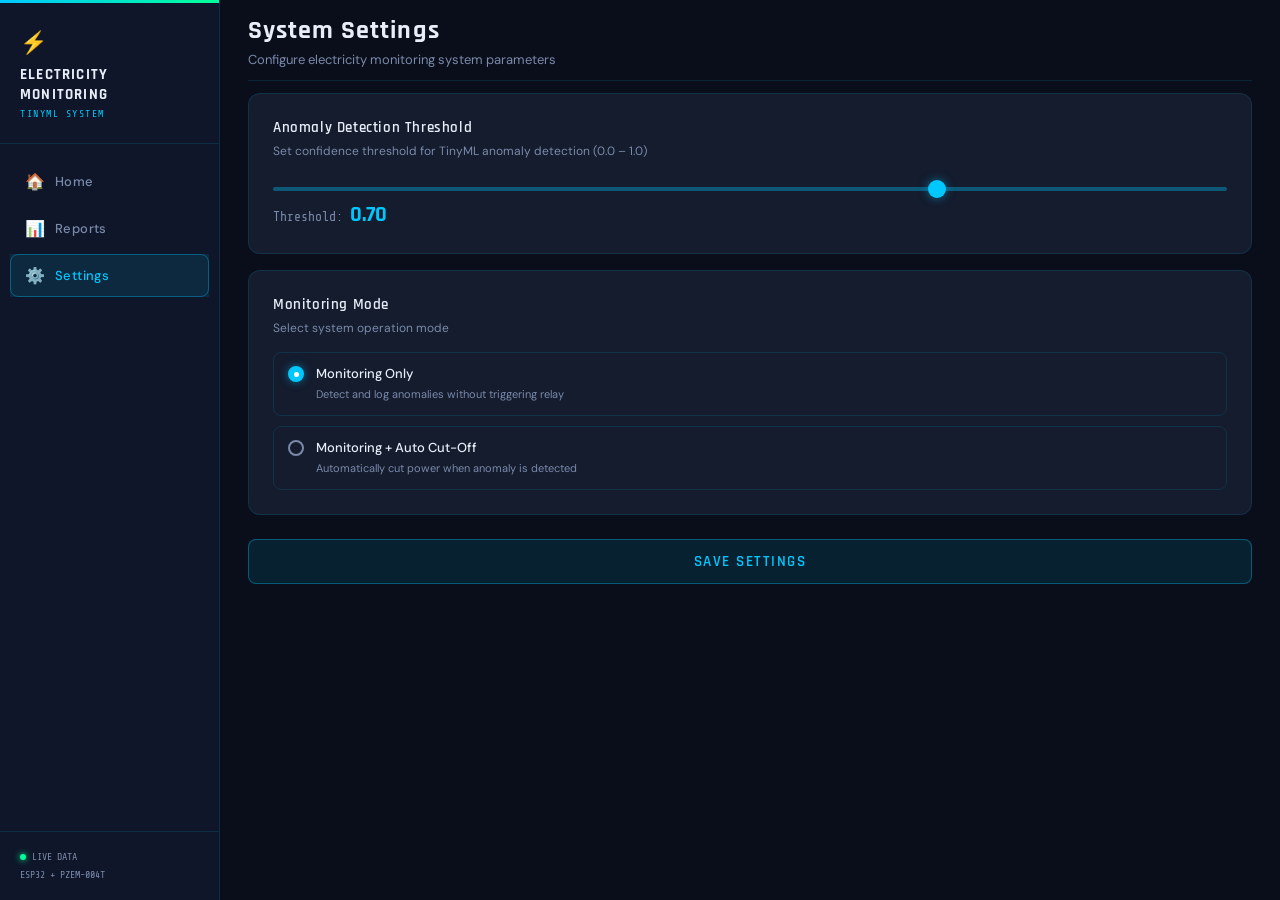
<file: web/settings.html>
<!DOCTYPE html>
<html lang="en">
<head>
  <meta charset="UTF-8">
  <meta name="viewport" content="width=device-width, initial-scale=1.0">
  <title>Settings | Electricity Monitoring</title>
  <link rel="preconnect" href="https://fonts.googleapis.com">
  <link rel="stylesheet" href="css/main.css">
  <link rel="stylesheet" href="css/settings.css">
</head>
<body class="page-settings">
<div class="main-container">

  <div class="side-bar">
    <div class="sidebar-brand">
      <span class="brand-icon">⚡</span>
      <h2>Electricity<br>Monitoring</h2>
      <div class="brand-sub">TinyML System</div>
    </div>
    <nav>
      <ul>
        <li>
          <a href="index.html">
            <span class="nav-icon">🏠</span>
            <span class="nav-label">Home</span>
          </a>
        </li>
        <li>
          <a href="reports.html">
            <span class="nav-icon">📊</span>
            <span class="nav-label">Reports</span>
          </a>
        </li>
        <li id="settings">
          <a href="settings.html">
            <span class="nav-icon">⚙️</span>
            <span class="nav-label">Settings</span>
          </a>
        </li>
      </ul>
    </nav>
    <div class="sidebar-footer">
      <div><span class="status-dot"></span>LIVE DATA</div>
      <div>ESP32 + PZEM-004T</div>
    </div>
  </div>

  <div class="main-content">
    <div class="page-header">
      <div class="page-header-text">
        <h2>System Settings</h2>
        <p>Configure electricity monitoring system parameters</p>
      </div>
    </div>

    <div class="setting-section">

      <!-- Threshold -->
      <div class="settings-card">
        <h3>Anomaly Detection Threshold</h3>
        <p>Set confidence threshold for TinyML anomaly detection (0.0 – 1.0)</p>
        <input
          type="range"
          id="threshold"
          min="0" max="1" step="0.01" value="0.70"
          oninput="document.getElementById('thresholdValue').innerText = parseFloat(this.value).toFixed(2)"
        >
        <div class="threshold-display">
          Threshold: <strong><span id="thresholdValue">0.70</span></strong>
        </div>
      </div>

      <!-- Mode -->
      <div class="settings-card">
        <h3>Monitoring Mode</h3>
        <p>Select system operation mode</p>
        <div class="radio-group">
          <label class="radio-option">
            <input type="radio" name="mode" value="monitoring" checked>
            <div class="radio-dot"></div>
            <div class="radio-text">
              <strong>Monitoring Only</strong>
              <span>Detect and log anomalies without triggering relay</span>
            </div>
          </label>
          <label class="radio-option">
            <input type="radio" name="mode" value="auto_cutoff">
            <div class="radio-dot"></div>
            <div class="radio-text">
              <strong>Monitoring + Auto Cut-Off</strong>
              <span>Automatically cut power when anomaly is detected</span>
            </div>
          </label>
        </div>
      </div>

      <!-- Telegram -->
      <!-- <div class="settings-card">
        <h3>Telegram Notification</h3>
        <p>Enable or disable anomaly alert notifications via Telegram bot</p>
        <div class="switch-row">
          <label class="switch">
            <input type="checkbox" id="telegramToggle" checked>
            <span class="slider"></span>
          </label>
          <span class="switch-label">Enable Telegram Notification</span>
        </div>
      </div>

    </div> -->

    <button id="save-btn">Save Settings</button>

  </div>
</div>
<script src="script/settings.js"></script>
</body>
</html>
</file>
<file: web/css/main.css>
@import url('https://fonts.googleapis.com/css2?family=Rajdhani:wght@400;500;600;700&family=Share+Tech+Mono&family=DM+Sans:wght@300;400;500&display=swap');

:root {
  --bg-base: #0a0e1a;
  --bg-panel: #0f1629;
  --bg-card: #141c2e;
  --bg-card-hover: #1a2438;
  --border: rgba(0, 200, 255, 0.12);
  --border-bright: rgba(0, 200, 255, 0.35);
  --accent: #00c8ff;
  --accent2: #00ff99;
  --danger: #ff3b5c;
  --warning: #ffb020;
  --text-primary: #e8eef8;
  --text-secondary: #7a8aaa;
  --sidebar-w: 220px;
}

*, *::before, *::after { box-sizing: border-box; margin: 0; padding: 0; }

html, body {
  font-family: 'DM Sans', sans-serif;
  background: var(--bg-base);
  color: var(--text-primary);
  height: 100%;
  width: 100%;
  overflow: hidden;
}

/* SIDEBAR */
.side-bar {
  width: var(--sidebar-w);
  min-width: var(--sidebar-w);
  background: var(--bg-panel);
  border-right: 1px solid var(--border);
  display: flex;
  flex-direction: column;
  height: 100vh;
  overflow: hidden;
  position: relative;
}

.side-bar::before {
  content: '';
  position: absolute;
  top: 0; left: 0; right: 0;
  height: 3px;
  background: linear-gradient(90deg, var(--accent), var(--accent2));
}

.sidebar-brand {
  padding: 28px 20px 24px;
  border-bottom: 1px solid var(--border);
}

.sidebar-brand .brand-icon { font-size: 22px; margin-bottom: 8px; display: block; }

.sidebar-brand h2 {
  font-family: 'Rajdhani', sans-serif;
  font-weight: 700;
  font-size: 15px;
  letter-spacing: 0.08em;
  text-transform: uppercase;
  color: var(--text-primary);
  line-height: 1.3;
}

.brand-sub {
  font-size: 10px;
  color: var(--accent);
  letter-spacing: 0.15em;
  text-transform: uppercase;
  margin-top: 4px;
  font-family: 'Share Tech Mono', monospace;
}

.side-bar nav { padding: 16px 0; flex: 1; }

.side-bar ul {
  list-style: none;
  padding: 0 10px;
  display: flex;
  flex-direction: column;
  gap: 4px;
}

.side-bar ul li a {
  display: flex;
  align-items: center;
  gap: 10px;
  padding: 10px 14px;
  border-radius: 8px;
  color: var(--text-secondary);
  text-decoration: none;
  font-size: 13px;
  font-weight: 500;
  letter-spacing: 0.03em;
  transition: all 0.2s ease;
  border: 1px solid transparent;
}

.nav-icon { font-size: 16px; width: 20px; text-align: center; }

.side-bar ul li a:hover {
  color: var(--text-primary);
  background: rgba(0,200,255,0.07);
  border-color: var(--border);
}

#home, #reports, #settings {
  background: rgba(0,200,255,0.1);
}
#home > a, #reports > a, #settings > a {
  color: var(--accent) !important;
  border-color: var(--border-bright) !important;
}

.sidebar-footer {
  padding: 16px 20px;
  border-top: 1px solid var(--border);
  font-family: 'Share Tech Mono', monospace;
  font-size: 10px;
  color: var(--text-secondary);
  line-height: 1.8;
}

.status-dot {
  display: inline-block;
  width: 6px; height: 6px;
  border-radius: 50%;
  background: var(--accent2);
  box-shadow: 0 0 6px var(--accent2);
  margin-right: 6px;
  animation: pulse-dot 2s infinite;
}

@keyframes pulse-dot {
  0%,100% { opacity: 1; }
  50% { opacity: 0.3; }
}

/* LAYOUT */
.main-container { display: flex; height: 100vh; overflow: hidden; }

.main-content {
  flex: 1;
  background: var(--bg-base);
  overflow-y: auto;
  padding: 0 28px 28px;
  display: flex;
  flex-direction: column;
  gap: 24px;
  scrollbar-width: thin;
  scrollbar-color: var(--border-bright) transparent;
}

/* PAGE HEADER */
.page-header {
  padding: 24px 0 20px;
  border-bottom: 1px solid var(--border);
  position: sticky;
  top: 0;
  background: var(--bg-base);
  z-index: 5;
  display: flex;
  align-items: baseline;
  gap: 12px;
  flex-wrap: wrap;
}

.page-header-text h2 {
  font-family: 'Rajdhani', sans-serif;
  font-size: 26px;
  font-weight: 700;
  letter-spacing: 0.04em;
}

.page-header-text p {
  font-size: 13px;
  color: var(--text-secondary);
  margin-top: 4px;
}

.live-badge {
  display: inline-flex;
  align-items: center;
  gap: 6px;
  font-family: 'Share Tech Mono', monospace;
  font-size: 10px;
  color: var(--accent2);
  background: rgba(0,255,153,0.08);
  border: 1px solid rgba(0,255,153,0.25);
  padding: 3px 10px;
  border-radius: 20px;
  letter-spacing: 0.1em;
}

/* METRIC CARDS */
.card-grid {
  display: grid;
  grid-template-columns: repeat(auto-fit, minmax(190px, 1fr));
  gap: 16px;
}

.card {
  background: var(--bg-card);
  border: 1px solid var(--border);
  border-radius: 12px;
  padding: 20px;
  position: relative;
  overflow: hidden;
  transition: all 0.25s ease;
}

.card::before {
  content: '';
  position: absolute;
  top: 0; left: 0; right: 0;
  height: 2px;
  background: var(--card-accent, var(--accent));
}

.card:hover {
  border-color: var(--border-bright);
  background: var(--bg-card-hover);
  transform: translateY(-2px);
  box-shadow: 0 8px 32px rgba(0,0,0,0.3);
}

.card--theft  { --card-accent: var(--danger); }
.card--voltage{ --card-accent: var(--accent); }
.card--current{ --card-accent: var(--warning); }
.card--power  { --card-accent: var(--accent2); }

.card-header {
  display: flex;
  justify-content: space-between;
  align-items: center;
  margin-bottom: 14px;
}

.card-title {
  font-family: 'Share Tech Mono', monospace;
  font-size: 10px;
  letter-spacing: 0.12em;
  color: var(--text-secondary);
}

.card-icon {
  font-family: 'Rajdhani', sans-serif;
  font-weight: 700;
  font-size: 13px;
  width: 30px; height: 30px;
  border-radius: 6px;
  border: 1px solid var(--border);
  display: flex;
  align-items: center;
  justify-content: center;
}

.card--theft .card-icon  { background: rgba(255,59,92,0.1); color: var(--danger); }
.card--voltage .card-icon{ background: rgba(0,200,255,0.1); color: var(--accent); }
.card--current .card-icon{ background: rgba(255,176,32,0.1); color: var(--warning); }
.card--power .card-icon  { background: rgba(0,255,153,0.1); color: var(--accent2); }

.dashboard-value {
  font-family: 'Rajdhani', sans-serif;
  font-size: 36px;
  font-weight: 700;
  line-height: 1;
  color: var(--text-primary);
}

.dashboard-value .unit {
  font-size: 16px;
  font-weight: 400;
  color: var(--text-secondary);
  margin-left: 3px;
}

.trend {
  font-size: 11px;
  color: var(--text-secondary);
  margin-top: 8px;
}

/* CHART + ACTION */
.chart-button-section {
  display: grid;
  grid-template-columns: 1fr 280px;
  gap: 16px;
}

.chart-section {
  background: var(--bg-card);
  border: 1px solid var(--border);
  border-radius: 12px;
  padding: 20px;
}

.chart-section h3 {
  font-family: 'Rajdhani', sans-serif;
  font-size: 13px;
  letter-spacing: 0.08em;
  text-transform: uppercase;
  color: var(--text-secondary);
  margin-bottom: 16px;
}

.action-button-section {
  background: var(--bg-card);
  border: 1px solid var(--border);
  border-radius: 12px;
  padding: 20px;
  display: flex;
  flex-direction: column;
  gap: 14px;
}

.action-content {
  flex: 1;
  display: flex;
  flex-direction: column;
  gap: 12px;
}

.action-label {
  font-size: 12px;
  color: var(--text-secondary);
}

.button-section { display: flex; flex-direction: column; gap: 10px; }

.btn {
  padding: 12px 16px;
  font-family: 'Rajdhani', sans-serif;
  font-size: 14px;
  font-weight: 600;
  letter-spacing: 0.08em;
  text-transform: uppercase;
  border: 1px solid;
  border-radius: 8px;
  cursor: pointer;
  width: 100%;
  transition: all 0.2s ease;
}

.btn-success {
  background: rgba(0,255,153,0.08);
  border-color: rgba(0,255,153,0.35);
  color: var(--accent2);
}
.btn-success:hover:not(:disabled) {
  background: rgba(0,255,153,0.15);
  box-shadow: 0 0 20px rgba(0,255,153,0.2);
}

.btn-danger {
  background: rgba(255,59,92,0.08);
  border-color: rgba(255,59,92,0.35);
  color: var(--danger);
}
.btn-danger:hover:not(:disabled) {
  background: rgba(255,59,92,0.15);
  box-shadow: 0 0 20px rgba(255,59,92,0.2);
}

.btn:disabled { opacity: 0.3; cursor: not-allowed; }

.alert {
  background: rgba(255,176,32,0.08);
  border: 1px solid rgba(255,176,32,0.3);
  border-radius: 6px;
  padding: 10px 12px;
  font-size: 11px;
  color: var(--warning);
  font-family: 'Share Tech Mono', monospace;
  letter-spacing: 0.05em;
}

/* RESPONSIVE */
@media (max-width: 900px) {
  .chart-button-section { grid-template-columns: 1fr; }
}

@media (max-width: 768px) {
  :root { --sidebar-w: 60px; }
  .sidebar-brand h2, .brand-sub, .nav-label, .sidebar-footer { display: none; }
  .side-bar ul li a { justify-content: center; }
  .main-content { padding: 0 16px 16px; }
  .card-grid { grid-template-columns: repeat(2, 1fr); }
}

/* ===================== OFFLINE INDICATOR ===================== */
.offline-banner {
  display: flex;
  align-items: center;
  gap: 14px;
  background: rgba(255, 59, 92, 0.08);
  border: 1px solid rgba(255, 59, 92, 0.35);
  border-radius: 10px;
  padding: 14px 18px;
  animation: fadeIn 0.3s ease;
}

@keyframes fadeIn {
  from { opacity: 0; transform: translateY(-6px); }
  to   { opacity: 1; transform: translateY(0); }
}

.offline-icon {
  font-size: 20px;
  flex-shrink: 0;
}

.offline-banner strong {
  display: block;
  font-size: 13px;
  font-weight: 600;
  color: var(--danger);
  margin-bottom: 2px;
}

.offline-banner span {
  font-size: 12px;
  color: var(--text-secondary);
}

.offline-banner code {
  font-family: 'Share Tech Mono', monospace;
  color: var(--text-primary);
  font-size: 11px;
}

/* Badge offline state */
.live-badge--offline {
  color: var(--danger) !important;
  background: rgba(255, 59, 92, 0.08) !important;
  border-color: rgba(255, 59, 92, 0.3) !important;
}

.status-dot--offline {
  background: var(--danger) !important;
  box-shadow: 0 0 6px var(--danger) !important;
  animation: pulse-dot 0.8s infinite !important;
}

/* ===== FIT LAYOUT - HOME PAGE ONLY ===== */

/* Kurangi spacing agar muat satu layar */
.page-header {
  padding: 14px 0 12px !important;
}

.main-content {
  gap: 12px !important;
  padding-bottom: 16px !important;
}

.card {
  padding: 14px 18px !important;
}

.card-grid {
  gap: 12px !important;
}

.dashboard-value {
  font-size: 30px !important;
}

/* Chart + action section mengisi sisa ruang */
.chart-button-section {
  flex: 1;
  min-height: 0;
}

.chart-section {
  display: flex;
  flex-direction: column;
  overflow: hidden;
}

.chart-section canvas {
  flex: 1;
  min-height: 0;
  max-height: 240px;
}

.action-button-section {
  display: flex;
  flex-direction: column;
  justify-content: space-between;
}

/* Hanya halaman Home yang no-scroll (fit screen) */
body.page-home .main-content {
  overflow-y: hidden;
}

/* Halaman lain tetap bisa scroll */
body.page-reports .main-content,
body.page-settings .main-content {
  overflow-y: auto;
}
</file>
<file: web/css/settings.css>
.setting-section {
  display: flex;
  flex-direction: column;
  gap: 16px;
}

.settings-card {
  background: var(--bg-card);
  border: 1px solid var(--border);
  border-radius: 12px;
  padding: 24px;
  transition: border-color 0.2s;
}

.settings-card:hover { border-color: var(--border-bright); }

.settings-card h3 {
  font-family: 'Rajdhani', sans-serif;
  font-size: 15px;
  font-weight: 600;
  letter-spacing: 0.04em;
  margin-bottom: 6px;
}

.settings-card p {
  font-size: 12px;
  color: var(--text-secondary);
  margin-bottom: 16px;
}

/* Range slider */
input[type="range"] {
  -webkit-appearance: none;
  width: 100%;
  height: 4px;
  background: var(--border-bright);
  border-radius: 2px;
  outline: none;
  margin-bottom: 10px;
}

input[type="range"]::-webkit-slider-thumb {
  -webkit-appearance: none;
  width: 18px; height: 18px;
  border-radius: 50%;
  background: var(--accent);
  box-shadow: 0 0 10px rgba(0,200,255,0.5);
  cursor: pointer;
}

.threshold-display {
  font-family: 'Share Tech Mono', monospace;
  font-size: 13px;
  color: var(--text-secondary);
}

.threshold-display strong {
  color: var(--accent);
  font-size: 22px;
  font-family: 'Rajdhani', sans-serif;
  font-weight: 700;
}

/* Radio buttons */
.radio-group {
  display: flex;
  flex-direction: column;
  gap: 10px;
}

.radio-option {
  display: flex;
  align-items: flex-start;
  gap: 12px;
  padding: 12px 14px;
  border-radius: 8px;
  border: 1px solid var(--border);
  cursor: pointer;
  transition: all 0.2s;
}

.radio-option:hover {
  border-color: var(--border-bright);
  background: rgba(0,200,255,0.04);
}

.radio-option input[type="radio"] { display: none; }

.radio-dot {
  width: 16px; height: 16px;
  border-radius: 50%;
  border: 2px solid var(--text-secondary);
  display: flex;
  align-items: center;
  justify-content: center;
  flex-shrink: 0;
  margin-top: 1px;
  transition: all 0.2s;
}

.radio-option input:checked ~ .radio-dot {
  border-color: var(--accent);
  background: var(--accent);
  box-shadow: 0 0 8px rgba(0,200,255,0.5);
}

.radio-option input:checked ~ .radio-dot::after {
  content: '';
  width: 5px; height: 5px;
  border-radius: 50%;
  background: white;
}

.radio-text strong {
  font-size: 13px;
  font-weight: 500;
  display: block;
}

.radio-text span {
  font-size: 11px;
  color: var(--text-secondary);
}

/* Toggle switch */
.switch-row {
  display: flex;
  align-items: center;
  gap: 14px;
}

.switch {
  position: relative;
  display: inline-block;
  width: 44px;
  height: 24px;
  flex-shrink: 0;
}

.switch input { display: none; }

.slider {
  position: absolute;
  inset: 0;
  background: rgba(255,255,255,0.1);
  border-radius: 12px;
  border: 1px solid var(--border);
  cursor: pointer;
  transition: all 0.25s;
}

.slider::before {
  content: '';
  position: absolute;
  width: 16px; height: 16px;
  left: 3px; top: 3px;
  border-radius: 50%;
  background: var(--text-secondary);
  transition: all 0.25s;
}

input:checked + .slider {
  background: rgba(0,255,153,0.15);
  border-color: rgba(0,255,153,0.4);
}

input:checked + .slider::before {
  transform: translateX(20px);
  background: var(--accent2);
  box-shadow: 0 0 8px rgba(0,255,153,0.6);
}

.switch-label {
  font-size: 13px;
  font-weight: 500;
}

/* Save button */
#save-btn {
  margin-top: 8px;
  padding: 12px 28px;
  font-family: 'Rajdhani', sans-serif;
  font-size: 15px;
  font-weight: 600;
  letter-spacing: 0.1em;
  text-transform: uppercase;
  background: rgba(0,200,255,0.1);
  border: 1px solid var(--border-bright);
  color: var(--accent);
  border-radius: 8px;
  cursor: pointer;
  transition: all 0.2s;
}

#save-btn:hover {
  background: rgba(0,200,255,0.18);
  box-shadow: 0 0 20px rgba(0,200,255,0.2);
}
</file>
